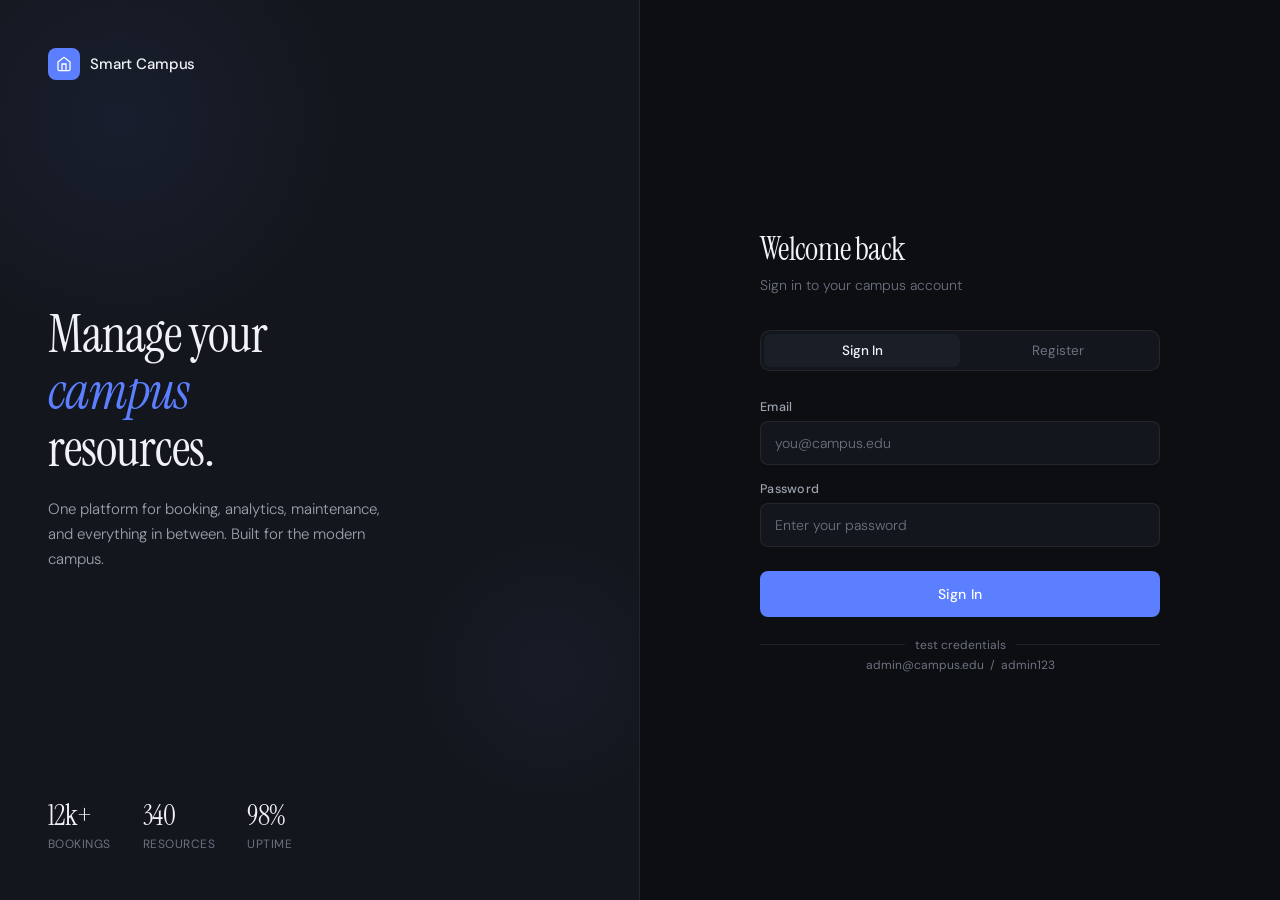
<file: frontend/index.html>
<!DOCTYPE html>
<html lang="en">
<head>
  <meta charset="UTF-8" />
  <meta name="viewport" content="width=device-width, initial-scale=1.0" />
  <title>Smart Campus — Sign In</title>
  <link rel="preconnect" href="https://fonts.googleapis.com">
  <link rel="preconnect" href="https://fonts.gstatic.com" crossorigin>
  <link href="https://fonts.googleapis.com/css2?family=Instrument+Serif:ital@0;1&family=DM+Sans:wght@300;400;500&display=swap" rel="stylesheet">
  <style>
    *, *::before, *::after { box-sizing: border-box; margin: 0; padding: 0; }

    :root {
      --bg: #0c0e12;
      --surface: #13161c;
      --surface2: #1a1e27;
      --border: rgba(255,255,255,0.07);
      --border-hover: rgba(255,255,255,0.14);
      --accent: #5b7fff;
      --accent-glow: rgba(91,127,255,0.18);
      --accent-dim: rgba(91,127,255,0.12);
      --text: #f0f2f7;
      --text-muted: #6b7280;
      --text-dim: #9ca3af;
      --success: #22c55e;
      --danger: #f87171;
      --serif: 'Instrument Serif', Georgia, serif;
      --sans: 'DM Sans', sans-serif;
    }

    html, body {
      height: 100%;
      background: var(--bg);
      font-family: var(--sans);
      color: var(--text);
    }

    body {
      display: grid;
      grid-template-columns: 1fr 1fr;
      min-height: 100vh;
    }

    /* ── LEFT PANEL ── */
    .left-panel {
      display: flex;
      flex-direction: column;
      justify-content: space-between;
      padding: 48px;
      background: var(--surface);
      border-right: 1px solid var(--border);
      position: relative;
      overflow: hidden;
    }

    .left-panel::before {
      content: '';
      position: absolute;
      top: -120px;
      left: -120px;
      width: 480px;
      height: 480px;
      background: radial-gradient(circle, rgba(91,127,255,0.08) 0%, transparent 70%);
      pointer-events: none;
    }

    .left-panel::after {
      content: '';
      position: absolute;
      bottom: 80px;
      right: -60px;
      width: 300px;
      height: 300px;
      background: radial-gradient(circle, rgba(91,127,255,0.05) 0%, transparent 70%);
      pointer-events: none;
    }

    .brand {
      display: flex;
      align-items: center;
      gap: 10px;
      position: relative;
      z-index: 1;
    }

    .brand-icon {
      width: 32px;
      height: 32px;
      background: var(--accent);
      border-radius: 8px;
      display: flex;
      align-items: center;
      justify-content: center;
    }

    .brand-icon svg {
      width: 16px;
      height: 16px;
      stroke: white;
      fill: none;
      stroke-width: 2;
    }

    .brand-name {
      font-size: 15px;
      font-weight: 500;
      letter-spacing: -0.01em;
    }

    .left-content {
      position: relative;
      z-index: 1;
    }

    .left-content h1 {
      font-family: var(--serif);
      font-size: 52px;
      line-height: 1.1;
      font-weight: 400;
      color: var(--text);
      letter-spacing: -0.02em;
      margin-bottom: 20px;
    }

    .left-content h1 em {
      font-style: italic;
      color: var(--accent);
    }

    .left-content p {
      font-size: 15px;
      color: var(--text-dim);
      line-height: 1.65;
      max-width: 340px;
      font-weight: 300;
    }

    .stats-row {
      display: flex;
      gap: 32px;
      position: relative;
      z-index: 1;
    }

    .stat {
      display: flex;
      flex-direction: column;
      gap: 2px;
    }

    .stat-number {
      font-family: var(--serif);
      font-size: 28px;
      color: var(--text);
      letter-spacing: -0.02em;
    }

    .stat-label {
      font-size: 12px;
      color: var(--text-muted);
      font-weight: 400;
      letter-spacing: 0.04em;
      text-transform: uppercase;
    }

    /* ── RIGHT PANEL ── */
    .right-panel {
      display: flex;
      align-items: center;
      justify-content: center;
      padding: 48px 56px;
    }

    .auth-card {
      width: 100%;
      max-width: 400px;
    }

    .auth-header {
      margin-bottom: 36px;
    }

    .auth-header h2 {
      font-family: var(--serif);
      font-size: 32px;
      font-weight: 400;
      letter-spacing: -0.02em;
      margin-bottom: 6px;
    }

    .auth-header p {
      font-size: 14px;
      color: var(--text-muted);
      font-weight: 300;
    }

    /* TABS */
    .tabs {
      display: flex;
      gap: 0;
      background: var(--surface);
      border: 1px solid var(--border);
      border-radius: 10px;
      padding: 3px;
      margin-bottom: 28px;
    }

    .tab {
      flex: 1;
      padding: 8px 0;
      font-size: 13.5px;
      font-weight: 400;
      font-family: var(--sans);
      background: transparent;
      border: none;
      color: var(--text-muted);
      border-radius: 7px;
      cursor: pointer;
      transition: all 0.2s ease;
    }

    .tab.active {
      background: var(--surface2);
      color: var(--text);
      font-weight: 500;
    }

    /* FORM */
    .form-group {
      margin-bottom: 16px;
    }

    label {
      display: block;
      font-size: 12.5px;
      font-weight: 500;
      color: var(--text-dim);
      margin-bottom: 6px;
      letter-spacing: 0.02em;
    }

    input, select {
      width: 100%;
      height: 44px;
      background: var(--surface);
      border: 1px solid var(--border);
      border-radius: 8px;
      padding: 0 14px;
      font-size: 14px;
      font-family: var(--sans);
      color: var(--text);
      outline: none;
      transition: border-color 0.18s ease, box-shadow 0.18s ease;
      -webkit-appearance: none;
    }

    select {
      cursor: pointer;
      background-image: url("data:image/svg+xml,%3Csvg xmlns='http://www.w3.org/2000/svg' width='12' height='8' viewBox='0 0 12 8'%3E%3Cpath d='M1 1l5 5 5-5' stroke='%236b7280' stroke-width='1.5' fill='none' stroke-linecap='round'/%3E%3C/svg%3E");
      background-repeat: no-repeat;
      background-position: right 14px center;
      padding-right: 36px;
    }

    select option { background: #1a1e27; }

    input::placeholder { color: var(--text-muted); font-weight: 300; }

    input:hover, select:hover { border-color: var(--border-hover); }

    input:focus, select:focus {
      border-color: var(--accent);
      box-shadow: 0 0 0 3px var(--accent-dim);
    }

    /* BUTTON */
    .btn-primary {
      width: 100%;
      height: 46px;
      background: var(--accent);
      border: none;
      border-radius: 8px;
      color: white;
      font-size: 14px;
      font-weight: 500;
      font-family: var(--sans);
      cursor: pointer;
      margin-top: 8px;
      transition: all 0.18s ease;
      letter-spacing: 0.01em;
      position: relative;
      overflow: hidden;
    }

    .btn-primary::after {
      content: '';
      position: absolute;
      inset: 0;
      background: rgba(255,255,255,0);
      transition: background 0.18s;
    }

    .btn-primary:hover::after { background: rgba(255,255,255,0.08); }
    .btn-primary:active { transform: scale(0.99); }
    .btn-primary:disabled { opacity: 0.5; cursor: not-allowed; transform: none; }

    /* ALERTS */
    .alert {
      font-size: 13px;
      border-radius: 7px;
      padding: 0;
      max-height: 0;
      overflow: hidden;
      transition: max-height 0.25s ease, padding 0.25s ease, margin 0.25s ease;
      margin: 0;
    }

    .alert.show {
      padding: 10px 12px;
      max-height: 80px;
      margin-bottom: 12px;
    }

    .alert-error.show {
      background: rgba(248,113,113,0.1);
      border: 1px solid rgba(248,113,113,0.2);
      color: var(--danger);
    }

    .alert-success.show {
      background: rgba(34,197,94,0.1);
      border: 1px solid rgba(34,197,94,0.2);
      color: var(--success);
    }

    /* DIVIDER */
    .hint {
      margin-top: 20px;
      display: flex;
      align-items: center;
      gap: 10px;
      font-size: 12px;
      color: var(--text-muted);
    }

    .hint::before, .hint::after {
      content: '';
      flex: 1;
      height: 1px;
      background: var(--border);
    }

    .hidden { display: none; }

    /* ── RESPONSIVE ── */
    @media (max-width: 768px) {
      body { grid-template-columns: 1fr; }

      .left-panel {
        padding: 32px 28px 28px;
        border-right: none;
        border-bottom: 1px solid var(--border);
      }

      .left-content h1 { font-size: 36px; }
      .stats-row { gap: 24px; }

      .right-panel { padding: 32px 28px; }
    }

    /* ── ANIMATION ── */
    @keyframes fadeUp {
      from { opacity: 0; transform: translateY(12px); }
      to { opacity: 1; transform: translateY(0); }
    }

    .auth-card { animation: fadeUp 0.4s ease both; }
    .left-content { animation: fadeUp 0.45s ease 0.1s both; }
  </style>
</head>
<body>

  <!-- LEFT PANEL -->
  <div class="left-panel">
    <div class="brand">
      <div class="brand-icon">
        <svg viewBox="0 0 24 24"><path d="M3 9l9-7 9 7v11a2 2 0 01-2 2H5a2 2 0 01-2-2z"/><polyline points="9 22 9 12 15 12 15 22"/></svg>
      </div>
      <span class="brand-name">Smart Campus</span>
    </div>

    <div class="left-content">
      <h1>Manage your<br><em>campus</em><br>resources.</h1>
      <p>One platform for booking, analytics, maintenance, and everything in between. Built for the modern campus.</p>
    </div>

    <div class="stats-row">
      <div class="stat">
        <span class="stat-number">12k+</span>
        <span class="stat-label">Bookings</span>
      </div>
      <div class="stat">
        <span class="stat-number">340</span>
        <span class="stat-label">Resources</span>
      </div>
      <div class="stat">
        <span class="stat-number">98%</span>
        <span class="stat-label">Uptime</span>
      </div>
    </div>
  </div>

  <!-- RIGHT PANEL -->
  <div class="right-panel">
    <div class="auth-card">

      <div class="auth-header">
        <h2 id="panel-title">Welcome back</h2>
        <p id="panel-sub">Sign in to your campus account</p>
      </div>

      <div class="tabs">
        <button class="tab active" id="tab-login" onclick="switchTab('login')">Sign In</button>
        <button class="tab" id="tab-register" onclick="switchTab('register')">Register</button>
      </div>

      <!-- LOGIN -->
      <div id="panel-login">
        <div class="form-group">
          <label for="login-email">Email</label>
          <input type="email" id="login-email" placeholder="you@campus.edu" autocomplete="email" />
        </div>
        <div class="form-group">
          <label for="login-password">Password</label>
          <input type="password" id="login-password" placeholder="Enter your password" />
        </div>
        <div class="alert alert-error" id="login-error"></div>
        <button class="btn-primary" id="btn-login" onclick="doLogin()">Sign In</button>
        <div class="hint">test credentials</div>
        <div style="text-align:center;font-size:12px;color:var(--text-muted);margin-top:4px;">admin@campus.edu &nbsp;/&nbsp; admin123</div>
      </div>

      <!-- REGISTER -->
      <div id="panel-register" class="hidden">
        <div class="form-group">
          <label for="reg-name">Full Name</label>
          <input type="text" id="reg-name" placeholder="Your full name" />
        </div>
        <div class="form-group">
          <label for="reg-email">Email</label>
          <input type="email" id="reg-email" placeholder="you@campus.edu" />
        </div>
        <div class="form-group">
          <label for="reg-password">Password</label>
          <input type="password" id="reg-password" placeholder="Minimum 6 characters" />
        </div>
        <div class="form-group">
          <label for="reg-role">Role</label>
          <select id="reg-role">
            <option value="2">Student</option>
            <option value="3">Faculty</option>
            <option value="4">Staff</option>
          </select>
        </div>
        <div class="alert alert-error" id="reg-error"></div>
        <div class="alert alert-success" id="reg-success"></div>
        <button class="btn-primary" id="btn-register" onclick="doRegister()">Create Account</button>
      </div>

    </div>
  </div>

<script>
  const API = "http://127.0.0.1:8000/api";
  if (localStorage.getItem("campus_token")) window.location.href = "dashboard.html";

  function switchTab(tab) {
    const isLogin = tab === "login";
    document.getElementById("tab-login").classList.toggle("active", isLogin);
    document.getElementById("tab-register").classList.toggle("active", !isLogin);
    document.getElementById("panel-login").classList.toggle("hidden", !isLogin);
    document.getElementById("panel-register").classList.toggle("hidden", isLogin);
    document.getElementById("panel-title").textContent = isLogin ? "Welcome back" : "Create account";
    document.getElementById("panel-sub").textContent = isLogin ? "Sign in to your campus account" : "Join your campus platform";
  }

  function showAlert(id, msg) { const e = document.getElementById(id); e.textContent = msg; e.classList.add("show"); }
  function hideAlert(id)      { const e = document.getElementById(id); e.textContent = "";  e.classList.remove("show"); }

  async function doLogin() {
    hideAlert("login-error");
    const email    = document.getElementById("login-email").value.trim();
    const password = document.getElementById("login-password").value;
    if (!email || !password) { showAlert("login-error", "All fields are required."); return; }
    const btn = document.getElementById("btn-login");
    btn.disabled = true; btn.textContent = "Signing in…";
    try {
      const res  = await fetch(`${API}/auth/login`, { method: "POST", headers: {"Content-Type":"application/json"}, body: JSON.stringify({email, password}) });
      const data = await res.json();
      if (!res.ok) { showAlert("login-error", data.detail || "Login failed."); return; }
      localStorage.setItem("campus_token", data.access_token);
      localStorage.setItem("campus_user", JSON.stringify({ user_id: data.user_id, role_id: data.role_id, email, name: data.name || email.split("@")[0] }));
      window.location.href = "dashboard.html";
    } catch(e) {
      showAlert("login-error", "Cannot reach server. Is the backend running?");
    } finally { btn.disabled = false; btn.textContent = "Sign In"; }
  }

  async function doRegister() {
    hideAlert("reg-error"); hideAlert("reg-success");
    const name     = document.getElementById("reg-name").value.trim();
    const email    = document.getElementById("reg-email").value.trim();
    const password = document.getElementById("reg-password").value;
    const role_id  = parseInt(document.getElementById("reg-role").value);
    if (!name || !email || !password) { showAlert("reg-error", "All fields are required."); return; }
    if (password.length < 6)          { showAlert("reg-error", "Password must be at least 6 characters."); return; }
    const btn = document.getElementById("btn-register");
    btn.disabled = true; btn.textContent = "Creating…";
    try {
      const res  = await fetch(`${API}/auth/register`, { method: "POST", headers: {"Content-Type":"application/json"}, body: JSON.stringify({name, email, password, role_id}) });
      const data = await res.json();
      if (!res.ok) { showAlert("reg-error", data.detail || "Registration failed."); return; }
      showAlert("reg-success", "Account created! Redirecting to login…");
      setTimeout(() => { switchTab("login"); document.getElementById("login-email").value = email; }, 1500);
    } catch(e) {
      showAlert("reg-error", "Cannot reach server.");
    } finally { btn.disabled = false; btn.textContent = "Create Account"; }
  }

  document.addEventListener("keydown", e => {
    if (e.key !== "Enter") return;
    document.getElementById("panel-login").classList.contains("hidden") ? doRegister() : doLogin();
  });
</script>
</body>
</html>
</file>
